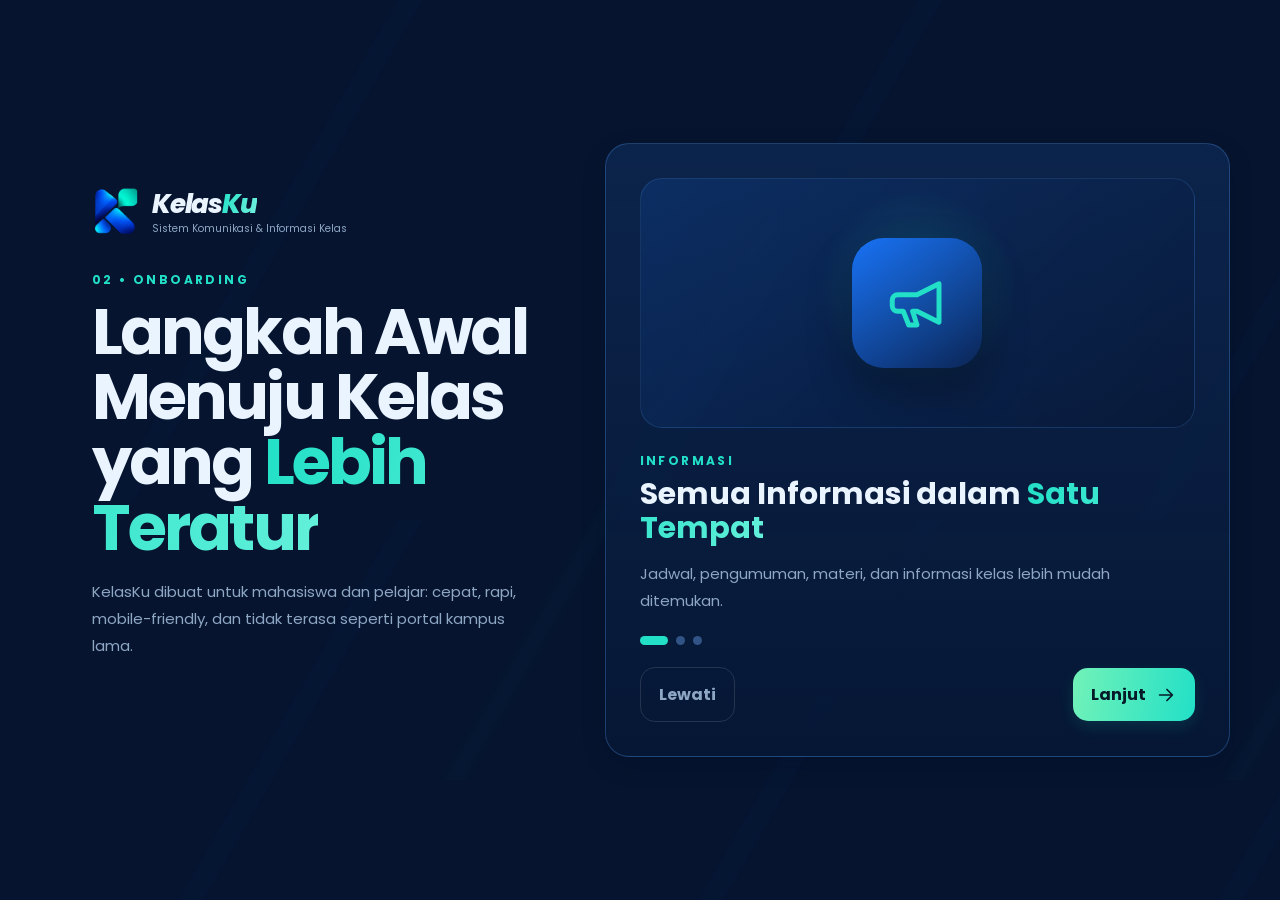
<file: index.html>
<!doctype html>
<html lang="id">
<head>
  <meta charset="utf-8" />
  <meta name="viewport" content="width=device-width, initial-scale=1, viewport-fit=cover" />
  <meta name="theme-color" content="#0B132B" />
  <meta name="description" content="KelasKu — Sistem Komunikasi & Informasi Kelas" />
  <meta property="og:type" content="website" />
  <meta property="og:site_name" content="KelasKu" />
  <meta property="og:title" content="KelasKu — Belajar Bersama Lebih Mudah" />
  <meta property="og:description" content="Sistem komunikasi dan informasi kelas yang cepat, rapi, dan mobile-friendly." />
  <meta property="og:url" content="https://klasku.my.id/" />
  <meta property="og:image" content="https://klasku.my.id/assets/brand/app-icon.png" />
  <meta name="twitter:card" content="summary_large_image" />
  <link rel="canonical" href="https://klasku.my.id/" />
  <meta name="apple-mobile-web-app-capable" content="yes" />
  <meta name="apple-mobile-web-app-status-bar-style" content="black-translucent" />

  <script>
  (function(){
    var pref='DARK', effective='DARK';
    try{
      var cached=JSON.parse(localStorage.getItem('kelasku_settings_cache')||'null');
      if(cached&&cached.theme)pref=String(cached.theme).toUpperCase();
      if(pref==='LIGHT')effective='LIGHT';
      else if(pref==='SYSTEM')effective=window.matchMedia&&window.matchMedia('(prefers-color-scheme: light)').matches?'LIGHT':'DARK';
    }catch(e){}
    document.documentElement.dataset.themePref=String(pref||'DARK').toLowerCase();
    document.documentElement.dataset.theme=String(effective||'DARK').toLowerCase();
    document.documentElement.style.colorScheme=effective==='LIGHT'?'light':'dark';
    document.documentElement.style.backgroundColor=effective==='LIGHT'?'#E7DBCC':'#06142F';
    var themeMeta=document.querySelector('meta[name="theme-color"]');if(themeMeta)themeMeta.setAttribute('content',effective==='LIGHT'?'#E7DBCC':'#0B132B');
  })();
  </script>

  <script>
  (function(){
    var legacyHost='ft-financetracker.github.io';
    var primary='https://klasku.my.id';
    if(location.hostname===legacyHost && (location.pathname==='/kelasku' || location.pathname.indexOf('/kelasku/')===0)){
      var path=location.pathname.replace(/^\/kelasku(?=\/|$)/,'') || '/';
      if(path==='/index.html') path='/';
      location.replace(primary + path + location.search + location.hash);
    }
  })();
  </script>
  <base href="/" />

  <link rel="manifest" href="manifest.json?v=6739" />
  <link rel="icon" type="image/svg+xml" href="assets/icons/favicon.svg?v=6739" />
  <link rel="icon" type="image/png" sizes="32x32" href="assets/icons/favicon-32.png?v=6739" />
  <link rel="icon" type="image/png" sizes="64x64" href="assets/icons/favicon-64.png?v=6739" />
  <link rel="apple-touch-icon" href="assets/icons/icon-192.png" />
  <link rel="preconnect" href="https://fonts.googleapis.com" />
  <link rel="preconnect" href="https://fonts.gstatic.com" crossorigin />
  <link href="https://fonts.googleapis.com/css2?family=Poppins:ital,wght@0,400;0,500;0,600;0,700;0,800;1,700;1,800&display=swap" rel="stylesheet" />
  <link href="https://fonts.googleapis.com/css2?family=Material+Symbols+Rounded:opsz,wght,FILL,GRAD@20..48,300,0,0" rel="stylesheet" />
  <script>
    (function(){
      try{
        var mobile=window.matchMedia&&window.matchMedia('(max-width:900px)').matches;
        var android=/Android/i.test(navigator.userAgent||'');
        var mode=localStorage.getItem('kelasku_render_mode')||'AUTO';
        if(mode==='SAFE'||(mode!=='NORMAL'&&mobile&&android))document.documentElement.classList.add('kk-mobile-safe-render');
      }catch(e){}
    })();
  </script>
  <link rel="stylesheet" href="src/css/app.css?v=6743forms1" />

  <link rel="stylesheet" href="src/css/attendance.css?v=6743forms1" />
  <link rel="stylesheet" href="src/css/classes.css?v=6743forms1" />
  <link rel="stylesheet" href="src/css/shell.css?v=6743forms1" />
  <link rel="stylesheet" href="src/css/navigation-editor.css?v=6743forms1" />

  <link rel="stylesheet" href="src/css/enrollment.css?v=6743forms1" />
  <link rel="stylesheet" href="src/css/soft-mocha.css?v=6743forms1" />
  <title>KelasKu — Belajar Bersama Lebih Mudah</title>
  <link id="kelasku-forms-style" rel="stylesheet" href="src/css/forms.css?v=6743forms1">
  <link rel="stylesheet" href="src/css/forms-entry.css?v=6743forms1">
</head>
<body>
  <!-- Icon sprite: satu tempat untuk icon yang dipakai UI -->
  <svg class="svg-sprite" aria-hidden="true">
    <symbol id="i-home" viewBox="0 0 24 24"><path d="M3 10.8 12 3l9 7.8V21a1 1 0 0 1-1 1h-5v-7H9v7H4a1 1 0 0 1-1-1V10.8Z"/></symbol>
    <symbol id="i-class" viewBox="0 0 24 24"><path d="m2 9 10-5 10 5-10 5L2 9Zm4 2.2V17c3.4 2.5 8.6 2.5 12 0v-5.8M22 9v7"/></symbol>
    <symbol id="i-task" viewBox="0 0 24 24"><rect x="4" y="3" width="16" height="18" rx="2"/><path d="m8 10 2 2 5-5M8 16h8"/></symbol>
    <symbol id="i-chat" viewBox="0 0 24 24"><path d="M21 12a8 8 0 0 1-8 8H7l-4 2 1.2-4.2A8.8 8.8 0 0 1 3 12a9 9 0 0 1 18 0Z"/><path d="M8 12h.01M12 12h.01M16 12h.01"/></symbol>
    <symbol id="i-user" viewBox="0 0 24 24"><circle cx="12" cy="8" r="4"/><path d="M4 21a8 8 0 0 1 16 0"/></symbol>
    <symbol id="i-users" viewBox="0 0 24 24"><path d="M16 21v-2a4 4 0 0 0-4-4H6a4 4 0 0 0-4 4v2"/><circle cx="9" cy="7" r="4"/><path d="M22 21v-2a4 4 0 0 0-3-3.87M16 3.13a4 4 0 0 1 0 7.75"/></symbol>
    <symbol id="i-bell" viewBox="0 0 24 24"><path d="M18 8a6 6 0 0 0-12 0c0 7-3 7-3 9h18c0-2-3-2-3-9ZM10 21h4"/></symbol>
    <symbol id="i-calendar" viewBox="0 0 24 24"><rect x="3" y="5" width="18" height="16" rx="2"/><path d="M8 3v4M16 3v4M3 10h18"/></symbol>
    <symbol id="i-file" viewBox="0 0 24 24"><path d="M6 2h8l4 4v16H6z"/><path d="M14 2v5h5M9 13h6M9 17h6"/></symbol>
    <symbol id="i-mega" viewBox="0 0 24 24"><path d="M3 11v2a2 2 0 0 0 2 2h2l2 5h3l-1.6-5H12l8 4V5l-8 4H5a2 2 0 0 0-2 2Z"/></symbol>
    <symbol id="i-check" viewBox="0 0 24 24"><path d="m5 12 4 4L19 6"/></symbol>
    <symbol id="i-download" viewBox="0 0 24 24"><path d="M12 3v12m0 0 5-5m-5 5-5-5M5 21h14"/></symbol>
    <symbol id="i-refresh" viewBox="0 0 24 24"><path d="M20 7V3l-2 2a8 8 0 1 0 1.5 9M20 3h-4"/></symbol>
    <symbol id="i-arrow" viewBox="0 0 24 24"><path d="M5 12h14m-6-6 6 6-6 6"/></symbol>
    <symbol id="i-back" viewBox="0 0 24 24"><path d="M19 12H5m6-6-6 6 6 6"/></symbol>
    <symbol id="i-search" viewBox="0 0 24 24"><circle cx="11" cy="11" r="7"/><path d="m20 20-4-4"/></symbol>
    <symbol id="i-plus" viewBox="0 0 24 24"><path d="M12 5v14M5 12h14"/></symbol>
    <symbol id="i-key" viewBox="0 0 24 24"><circle cx="8" cy="15" r="4"/><path d="m11 12 8-8m-2 2 2 2m-5 1 2 2"/></symbol>
    <symbol id="i-gear" viewBox="0 0 24 24"><circle cx="12" cy="12" r="3"/><path d="M19.4 15a1.7 1.7 0 0 0 .34 1.88l.06.06-2.83 2.83-.06-.06A1.7 1.7 0 0 0 15 19.4a1.7 1.7 0 0 0-1 .6 1.7 1.7 0 0 0-.4 1.1V21H9.6v-.09a1.7 1.7 0 0 0-1.06-1.55 1.7 1.7 0 0 0-1.88.34l-.06.06-2.83-2.83.06-.06A1.7 1.7 0 0 0 4.6 15a1.7 1.7 0 0 0-.6-1 1.7 1.7 0 0 0-1.1-.4H3V9.6h.09A1.7 1.7 0 0 0 4.64 8.54 1.7 1.7 0 0 0 4.3 6.66l-.06-.06 2.83-2.83.06.06A1.7 1.7 0 0 0 9 4.6a1.7 1.7 0 0 0 1-.6 1.7 1.7 0 0 0 .4-1.1V3h4v.09A1.7 1.7 0 0 0 15.46 4.64a1.7 1.7 0 0 0 1.88-.34l.06-.06 2.83 2.83-.06.06A1.7 1.7 0 0 0 19.4 9c.4.28.72.62.94 1 .22.38.35.81.4 1.25V12h-4"/></symbol>
    <symbol id="i-shield" viewBox="0 0 24 24"><path d="M12 3 20 6v5c0 5-3.4 8.6-8 10-4.6-1.4-8-5-8-10V6l8-3Z"/><path d="m9 12 2 2 4-4"/></symbol>
    <symbol id="i-copy" viewBox="0 0 24 24"><rect x="9" y="9" width="11" height="11" rx="2"/><path d="M15 9V6a2 2 0 0 0-2-2H6a2 2 0 0 0-2 2v7a2 2 0 0 0 2 2h3"/></symbol>
    <symbol id="i-eye" viewBox="0 0 24 24"><path d="M2 12s3.5-6 10-6 10 6 10 6-3.5 6-10 6S2 12 2 12Z"/><circle cx="12" cy="12" r="2.5"/></symbol>
    <symbol id="i-info" viewBox="0 0 24 24"><circle cx="12" cy="12" r="9"/><path d="M12 11v6M12 7h.01"/></symbol>
    <symbol id="i-close" viewBox="0 0 24 24"><path d="m6 6 12 12M18 6 6 18"/></symbol>
    <symbol id="i-link" viewBox="0 0 24 24"><path d="M10 13a5 5 0 0 0 7.1.1l2-2a5 5 0 0 0-7.1-7.1l-1.1 1.1M14 11a5 5 0 0 0-7.1-.1l-2 2A5 5 0 0 0 12 20l1.1-1.1"/></symbol>
    <symbol id="i-menu" viewBox="0 0 24 24"><path d="M4 7h16M4 12h16M4 17h16"/></symbol>
    <symbol id="i-camera" viewBox="0 0 24 24"><path d="M4 7h4l2-3h4l2 3h4a2 2 0 0 1 2 2v9a2 2 0 0 1-2 2H4a2 2 0 0 1-2-2V9a2 2 0 0 1 2-2Z"/><circle cx="12" cy="13" r="4"/></symbol>
    <symbol id="i-timeline" viewBox="0 0 24 24"><path d="M6 3v18M18 3v18M6 7h6l6 4M18 15h-6l-6-4"/><circle cx="6" cy="7" r="2"/><circle cx="18" cy="11" r="2"/><circle cx="6" cy="15" r="2"/></symbol>
    <symbol id="i-activity" viewBox="0 0 24 24"><path d="M3 12h4l2-5 4 10 2-5h6"/><circle cx="3" cy="12" r="1"/><circle cx="21" cy="12" r="1"/></symbol>
    <symbol id="i-vote" viewBox="0 0 24 24"><path d="M7 3h10l3 5v13H4V8l3-5Z"/><path d="m8 9 3 3 5-6M7 16h10"/></symbol>
    <symbol id="i-chart" viewBox="0 0 24 24"><path d="M4 20V10M10 20V4M16 20v-7M22 20H2"/></symbol>
    <symbol id="i-grade" viewBox="0 0 24 24"><path d="M4 4h16v16H4z"/><path d="m8 12 2.2 2.2L16 8.5M8 17h8"/></symbol>
  </svg>

  <div id="app" class="app-root" aria-live="polite"></div>
  <div id="toast-root" class="toast-root"></div>

  <script src="config.js?v=6743forms1"></script>
  <script src="forms-config.js?v=6743forms1"></script>
  <script src="forms-release.js?v=6743forms1"></script>
  <script type="module" src="src/js/app.js?v=6743forms1"></script>
</body>
</html>
</file>
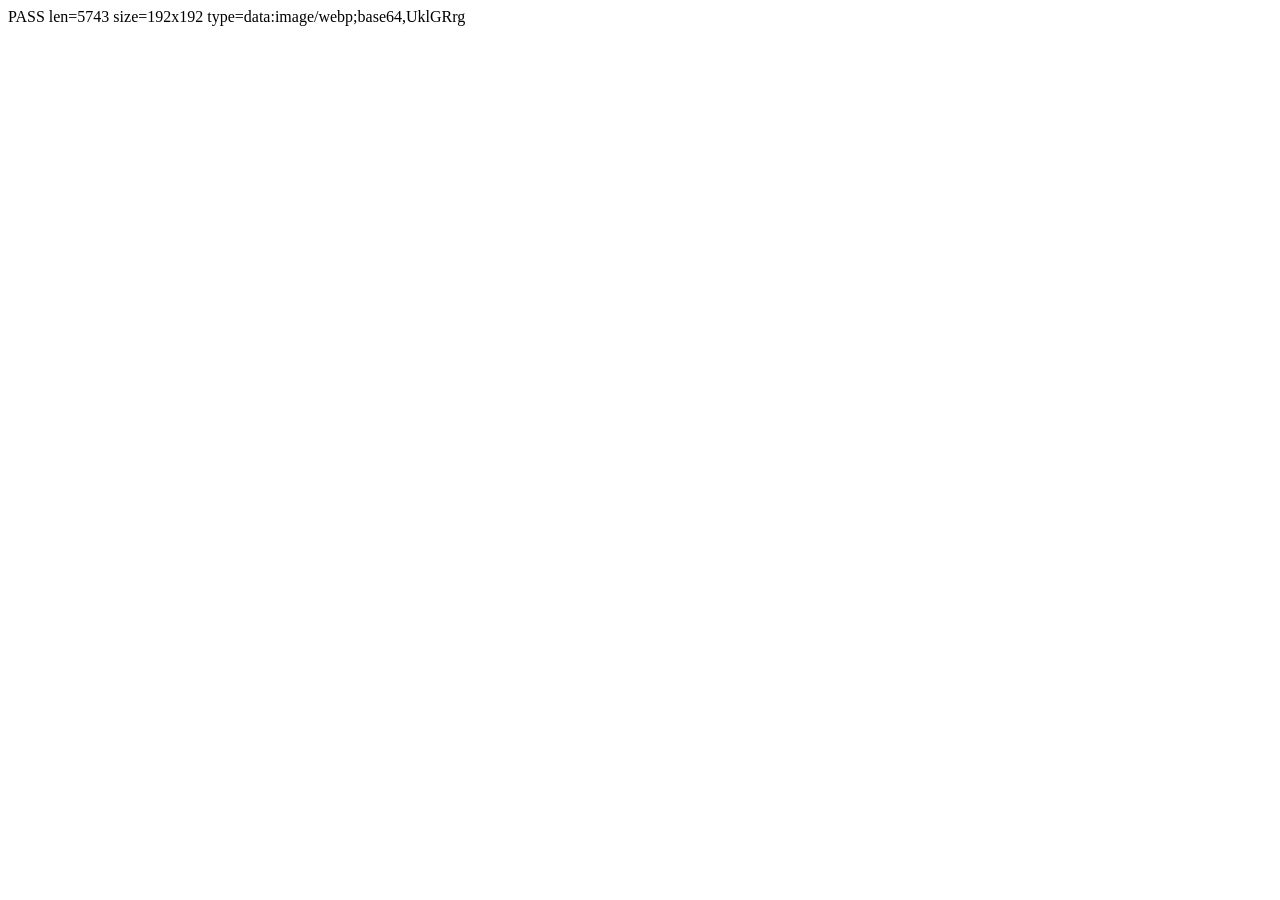
<file: _qa_avatar_test.html>
<!doctype html><html><head><meta charset="utf-8"><script src="config.js"></script></head><body id="out">RUNNING</body><script type="module">
import { prepareAvatar } from './src/js/screens/profile.js';
(async()=>{
 try{
  const blob=await fetch('./assets/icons/icon-512.png').then(r=>r.blob());
  const file=new File([blob],'fixture.png',{type:'image/png'});
  const data=await prepareAvatar(file);
  const img=new Image();
  img.onload=()=>{document.body.textContent=(img.naturalWidth===192&&img.naturalHeight===192&&data.length<=36000?'PASS':'FAIL')+' len='+data.length+' size='+img.naturalWidth+'x'+img.naturalHeight+' type='+data.slice(0,30);};
  img.onerror=()=>{document.body.textContent='FAIL image decode';};
  img.src=data;
 }catch(e){document.body.textContent='FAIL '+e.message;}
})();
</script></html>
</file>
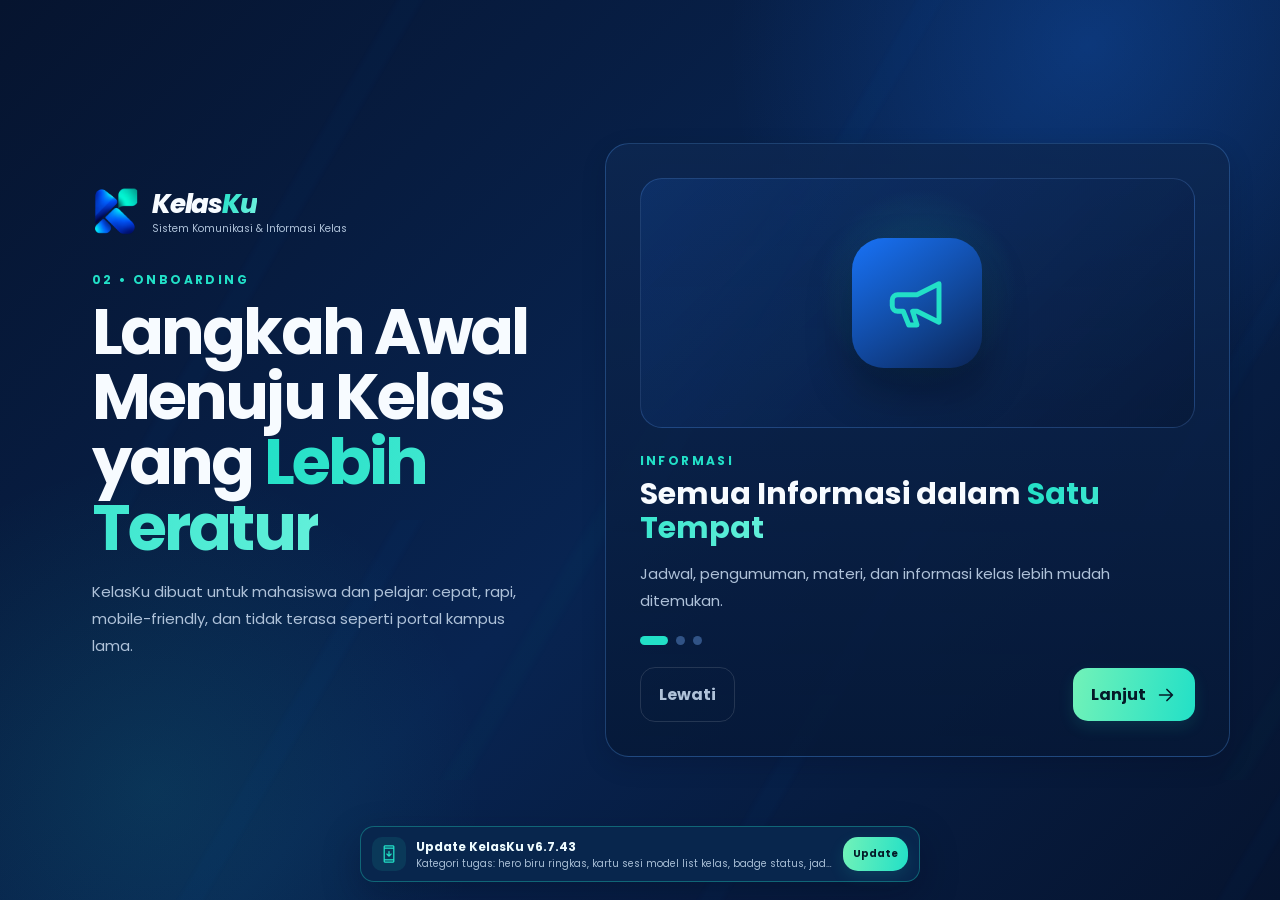
<file: INDEX~1.HTM>
<!doctype html>
<html lang="id">
<head>
  <meta charset="utf-8" />
  <meta name="viewport" content="width=device-width, initial-scale=1, viewport-fit=cover" />
  <meta name="theme-color" content="#0B132B" />
  <meta name="description" content="KelasKu — Sistem Komunikasi & Informasi Kelas" />
  <meta property="og:type" content="website" />
  <meta property="og:site_name" content="KelasKu" />
  <meta property="og:title" content="KelasKu — Belajar Bersama Lebih Mudah" />
  <meta property="og:description" content="Sistem komunikasi dan informasi kelas yang cepat, rapi, dan mobile-friendly." />
  <meta property="og:url" content="https://klasku.my.id/" />
  <meta property="og:image" content="https://klasku.my.id/assets/brand/app-icon.png" />
  <meta name="twitter:card" content="summary_large_image" />
  <link rel="canonical" href="https://klasku.my.id/" />
  <meta name="apple-mobile-web-app-capable" content="yes" />
  <meta name="apple-mobile-web-app-status-bar-style" content="black-translucent" />

  <script>
  (function(){
    var legacyHost='ft-financetracker.github.io';
    var primary='https://klasku.my.id';
    if(location.hostname===legacyHost && (location.pathname==='/kelasku' || location.pathname.indexOf('/kelasku/')===0)){
      var path=location.pathname.replace(/^\/kelasku(?=\/|$)/,'') || '/';
      if(path==='/index.html') path='/';
      location.replace(primary + path + location.search + location.hash);
    }
  })();
  </script>
  <base href="/" />

  <link rel="manifest" href="manifest.json?v=6728" />
  <link rel="icon" type="image/svg+xml" href="assets/icons/favicon.svg?v=6728" />
  <link rel="icon" type="image/png" sizes="32x32" href="assets/icons/favicon-32.png?v=6728" />
  <link rel="icon" type="image/png" sizes="64x64" href="assets/icons/favicon-64.png?v=6728" />
  <link rel="apple-touch-icon" href="assets/icons/icon-192.png" />
  <link rel="preconnect" href="https://fonts.googleapis.com" />
  <link rel="preconnect" href="https://fonts.gstatic.com" crossorigin />
  <link href="https://fonts.googleapis.com/css2?family=Poppins:ital,wght@0,400;0,500;0,600;0,700;0,800;1,700;1,800&display=swap" rel="stylesheet" />
  <link href="https://fonts.googleapis.com/css2?family=Material+Symbols+Rounded:opsz,wght,FILL,GRAD@20..48,300,0,0" rel="stylesheet" />
  <link rel="stylesheet" href="src/css/app.css?v=6728" />

  <title>KelasKu — Belajar Bersama Lebih Mudah</title>
</head>
<body>
  <!-- Icon sprite: satu tempat untuk icon yang dipakai UI -->
  <svg class="svg-sprite" aria-hidden="true">
    <symbol id="i-home" viewBox="0 0 24 24"><path d="M3 10.8 12 3l9 7.8V21a1 1 0 0 1-1 1h-5v-7H9v7H4a1 1 0 0 1-1-1V10.8Z"/></symbol>
    <symbol id="i-class" viewBox="0 0 24 24"><path d="m2 9 10-5 10 5-10 5L2 9Zm4 2.2V17c3.4 2.5 8.6 2.5 12 0v-5.8M22 9v7"/></symbol>
    <symbol id="i-task" viewBox="0 0 24 24"><rect x="4" y="3" width="16" height="18" rx="2"/><path d="m8 10 2 2 5-5M8 16h8"/></symbol>
    <symbol id="i-chat" viewBox="0 0 24 24"><path d="M21 12a8 8 0 0 1-8 8H7l-4 2 1.2-4.2A8.8 8.8 0 0 1 3 12a9 9 0 0 1 18 0Z"/><path d="M8 12h.01M12 12h.01M16 12h.01"/></symbol>
    <symbol id="i-user" viewBox="0 0 24 24"><circle cx="12" cy="8" r="4"/><path d="M4 21a8 8 0 0 1 16 0"/></symbol>
    <symbol id="i-users" viewBox="0 0 24 24"><path d="M16 21v-2a4 4 0 0 0-4-4H6a4 4 0 0 0-4 4v2"/><circle cx="9" cy="7" r="4"/><path d="M22 21v-2a4 4 0 0 0-3-3.87M16 3.13a4 4 0 0 1 0 7.75"/></symbol>
    <symbol id="i-bell" viewBox="0 0 24 24"><path d="M18 8a6 6 0 0 0-12 0c0 7-3 7-3 9h18c0-2-3-2-3-9ZM10 21h4"/></symbol>
    <symbol id="i-calendar" viewBox="0 0 24 24"><rect x="3" y="5" width="18" height="16" rx="2"/><path d="M8 3v4M16 3v4M3 10h18"/></symbol>
    <symbol id="i-file" viewBox="0 0 24 24"><path d="M6 2h8l4 4v16H6z"/><path d="M14 2v5h5M9 13h6M9 17h6"/></symbol>
    <symbol id="i-mega" viewBox="0 0 24 24"><path d="M3 11v2a2 2 0 0 0 2 2h2l2 5h3l-1.6-5H12l8 4V5l-8 4H5a2 2 0 0 0-2 2Z"/></symbol>
    <symbol id="i-check" viewBox="0 0 24 24"><path d="m5 12 4 4L19 6"/></symbol>
    <symbol id="i-download" viewBox="0 0 24 24"><path d="M12 3v12m0 0 5-5m-5 5-5-5M5 21h14"/></symbol>
    <symbol id="i-refresh" viewBox="0 0 24 24"><path d="M20 7V3l-2 2a8 8 0 1 0 1.5 9M20 3h-4"/></symbol>
    <symbol id="i-arrow" viewBox="0 0 24 24"><path d="M5 12h14m-6-6 6 6-6 6"/></symbol>
    <symbol id="i-back" viewBox="0 0 24 24"><path d="M19 12H5m6-6-6 6 6 6"/></symbol>
    <symbol id="i-search" viewBox="0 0 24 24"><circle cx="11" cy="11" r="7"/><path d="m20 20-4-4"/></symbol>
    <symbol id="i-plus" viewBox="0 0 24 24"><path d="M12 5v14M5 12h14"/></symbol>
    <symbol id="i-key" viewBox="0 0 24 24"><circle cx="8" cy="15" r="4"/><path d="m11 12 8-8m-2 2 2 2m-5 1 2 2"/></symbol>
    <symbol id="i-gear" viewBox="0 0 24 24"><circle cx="12" cy="12" r="3"/><path d="M19.4 15a1.7 1.7 0 0 0 .34 1.88l.06.06-2.83 2.83-.06-.06A1.7 1.7 0 0 0 15 19.4a1.7 1.7 0 0 0-1 .6 1.7 1.7 0 0 0-.4 1.1V21H9.6v-.09a1.7 1.7 0 0 0-1.06-1.55 1.7 1.7 0 0 0-1.88.34l-.06.06-2.83-2.83.06-.06A1.7 1.7 0 0 0 4.6 15a1.7 1.7 0 0 0-.6-1 1.7 1.7 0 0 0-1.1-.4H3V9.6h.09A1.7 1.7 0 0 0 4.64 8.54 1.7 1.7 0 0 0 4.3 6.66l-.06-.06 2.83-2.83.06.06A1.7 1.7 0 0 0 9 4.6a1.7 1.7 0 0 0 1-.6 1.7 1.7 0 0 0 .4-1.1V3h4v.09A1.7 1.7 0 0 0 15.46 4.64a1.7 1.7 0 0 0 1.88-.34l.06-.06 2.83 2.83-.06.06A1.7 1.7 0 0 0 19.4 9c.4.28.72.62.94 1 .22.38.35.81.4 1.25V12h-4"/></symbol>
    <symbol id="i-shield" viewBox="0 0 24 24"><path d="M12 3 20 6v5c0 5-3.4 8.6-8 10-4.6-1.4-8-5-8-10V6l8-3Z"/><path d="m9 12 2 2 4-4"/></symbol>
    <symbol id="i-copy" viewBox="0 0 24 24"><rect x="9" y="9" width="11" height="11" rx="2"/><path d="M15 9V6a2 2 0 0 0-2-2H6a2 2 0 0 0-2 2v7a2 2 0 0 0 2 2h3"/></symbol>
    <symbol id="i-eye" viewBox="0 0 24 24"><path d="M2 12s3.5-6 10-6 10 6 10 6-3.5 6-10 6S2 12 2 12Z"/><circle cx="12" cy="12" r="2.5"/></symbol>
    <symbol id="i-info" viewBox="0 0 24 24"><circle cx="12" cy="12" r="9"/><path d="M12 11v6M12 7h.01"/></symbol>
    <symbol id="i-close" viewBox="0 0 24 24"><path d="m6 6 12 12M18 6 6 18"/></symbol>
    <symbol id="i-link" viewBox="0 0 24 24"><path d="M10 13a5 5 0 0 0 7.1.1l2-2a5 5 0 0 0-7.1-7.1l-1.1 1.1M14 11a5 5 0 0 0-7.1-.1l-2 2A5 5 0 0 0 12 20l1.1-1.1"/></symbol>
    <symbol id="i-menu" viewBox="0 0 24 24"><path d="M4 7h16M4 12h16M4 17h16"/></symbol>
    <symbol id="i-camera" viewBox="0 0 24 24"><path d="M4 7h4l2-3h4l2 3h4a2 2 0 0 1 2 2v9a2 2 0 0 1-2 2H4a2 2 0 0 1-2-2V9a2 2 0 0 1 2-2Z"/><circle cx="12" cy="13" r="4"/></symbol>
    <symbol id="i-timeline" viewBox="0 0 24 24"><path d="M6 3v18M18 3v18M6 7h6l6 4M18 15h-6l-6-4"/><circle cx="6" cy="7" r="2"/><circle cx="18" cy="11" r="2"/><circle cx="6" cy="15" r="2"/></symbol>
    <symbol id="i-activity" viewBox="0 0 24 24"><path d="M3 12h4l2-5 4 10 2-5h6"/><circle cx="3" cy="12" r="1"/><circle cx="21" cy="12" r="1"/></symbol>
    <symbol id="i-vote" viewBox="0 0 24 24"><path d="M7 3h10l3 5v13H4V8l3-5Z"/><path d="m8 9 3 3 5-6M7 16h10"/></symbol>
    <symbol id="i-chart" viewBox="0 0 24 24"><path d="M4 20V10M10 20V4M16 20v-7M22 20H2"/></symbol>
    <symbol id="i-grade" viewBox="0 0 24 24"><path d="M4 4h16v16H4z"/><path d="m8 12 2.2 2.2L16 8.5M8 17h8"/></symbol>
  </svg>

  <div id="app" class="app-root" aria-live="polite"></div>
  <div id="toast-root" class="toast-root"></div>

  <script src="config.js?v=6728"></script>
  <script type="module" src="src/js/app.js?v=6728"></script>
</body>
</html>
</file>
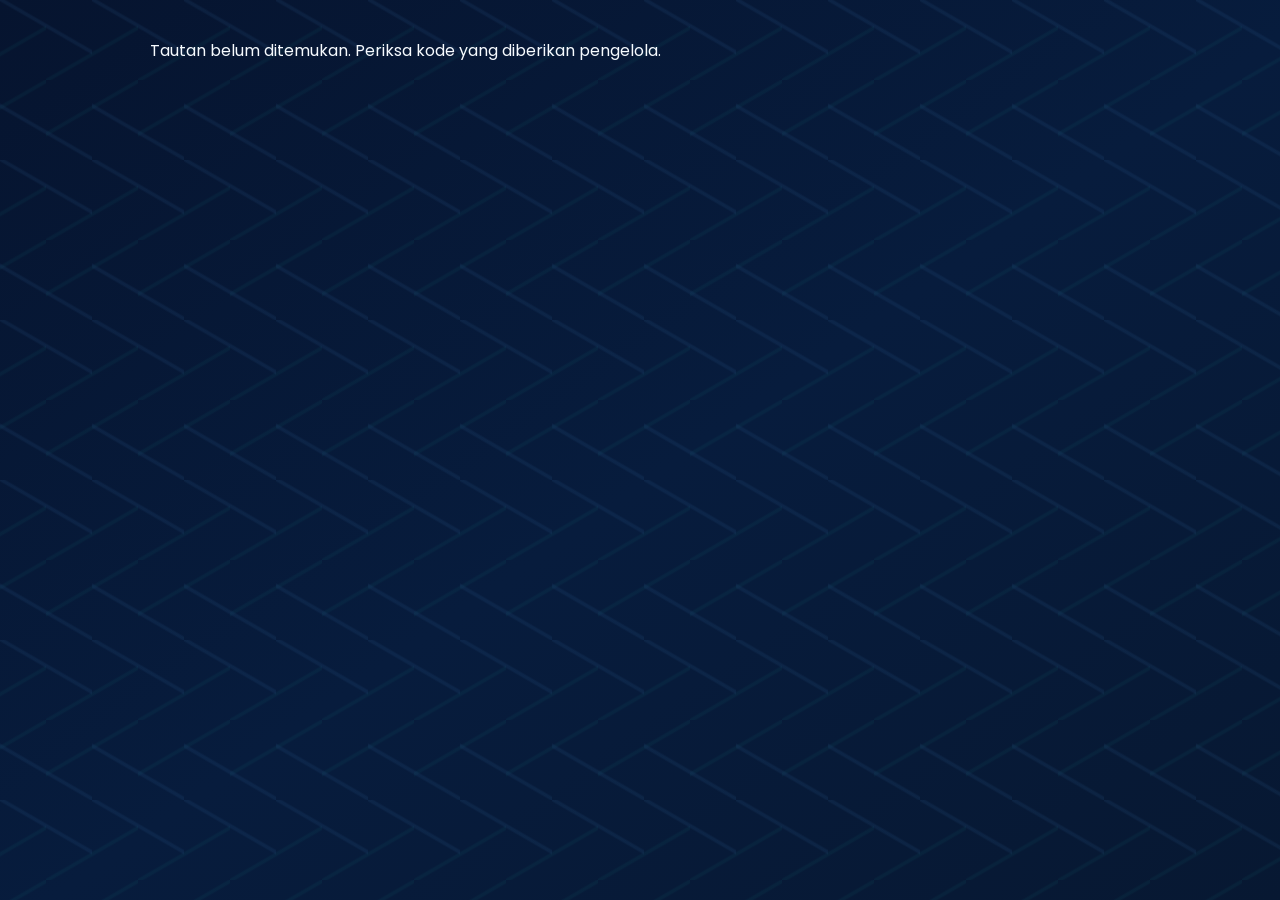
<file: links.html>
<!doctype html>
<html lang="id">
<head>
  <meta charset="utf-8">
  <meta name="viewport" content="width=device-width, initial-scale=1, viewport-fit=cover">
  <meta name="theme-color" content="#0B132B">
  <script>
  (function(){
    var legacyHost='ft-financetracker.github.io';
    var primary='https://klasku.my.id';
    if(location.hostname===legacyHost && (location.pathname==='/kelasku' || location.pathname.indexOf('/kelasku/')===0)){
      var path=location.pathname.replace(/^\/kelasku(?=\/|$)/,'') || '/';
      if(path==='/index.html') path='/';
      location.replace(primary + path + location.search + location.hash);
    }
  })();
  </script>
  <base href="/" />
  <meta name="description" content="Quick Access Hub kelas — KelasKu">
  <meta property="og:type" content="website">
  <meta property="og:site_name" content="KelasKu">
  <meta property="og:title" content="Link Kelas — KelasKu">
  <meta property="og:description" content="Satu link untuk kebutuhan kelas di KelasKu.">
  <meta property="og:url" content="https://klasku.my.id/links.html">
  <meta property="og:image" content="https://klasku.my.id/assets/brand/app-icon.png">
  <meta name="twitter:card" content="summary_large_image">
  <link rel="canonical" href="https://klasku.my.id/links.html">
  <link rel="icon" type="image/svg+xml" href="assets/icons/favicon.svg?v=6739">
  <link rel="preconnect" href="https://fonts.googleapis.com">
  <link rel="preconnect" href="https://fonts.gstatic.com" crossorigin>
  <link href="https://fonts.googleapis.com/css2?family=Poppins:wght@400;500;600;700;800&display=swap" rel="stylesheet">
  <link href="https://fonts.googleapis.com/css2?family=Material+Symbols+Rounded:opsz,wght,FILL,GRAD@20..48,300,0,0" rel="stylesheet">
  <link rel="stylesheet" href="src/css/public-links.css?v=6743forms1">
  <title>Link Kelas — KelasKu</title>
</head>
<body>
  <style id="public-route-loading-style">body{margin:0}.public-brandbar,.public-footer{display:none}.public-links-shell{min-height:85vh}.public-loading-state{min-height:60vh}</style>
  <main id="public-links-app" class="public-links-page">
    <section class="public-links-shell">
      <header class="public-brandbar">
        <a class="public-brand" href="./" aria-label="KelasKu">
          <img class="public-brand-lockup" src="assets/brand/logo-lockup-latest.svg?v=6739" alt="KelasKu — Kelas Lebih Mudah">
        </a>
        <span class="public-badge">KELASKU</span>
      </header>
      <div id="public-links-content" class="public-links-content">
        <section class="public-loading-state" aria-live="polite"><div class="public-loading-inner"><span class="public-loader"></span><strong>Membuka ruang tugas…</strong><small>Menyiapkan halamanmu.</small></div></section>
      </div>
      <footer class="public-footer"><span>Copyright © 2026 Qulaimun.id</span><span class="public-footer-release">Versi <strong id="public-footer-version">v6.7.39</strong><i>•</i> Update <span id="public-footer-updated">30 Sep 2026</span></span></footer>
    </section>
  </main>
  <div id="toast-root" class="public-toast-root"></div>
  <script src="config.js?v=6743forms1"></script>
  <script src="forms-config.js?v=6743forms1"></script>
  <script src="forms-release.js?v=6743forms1"></script>
  <script type="module" src="src/js/forms/dispatcher.js?v=6743forms1"></script>
</body>
</html>
</file>
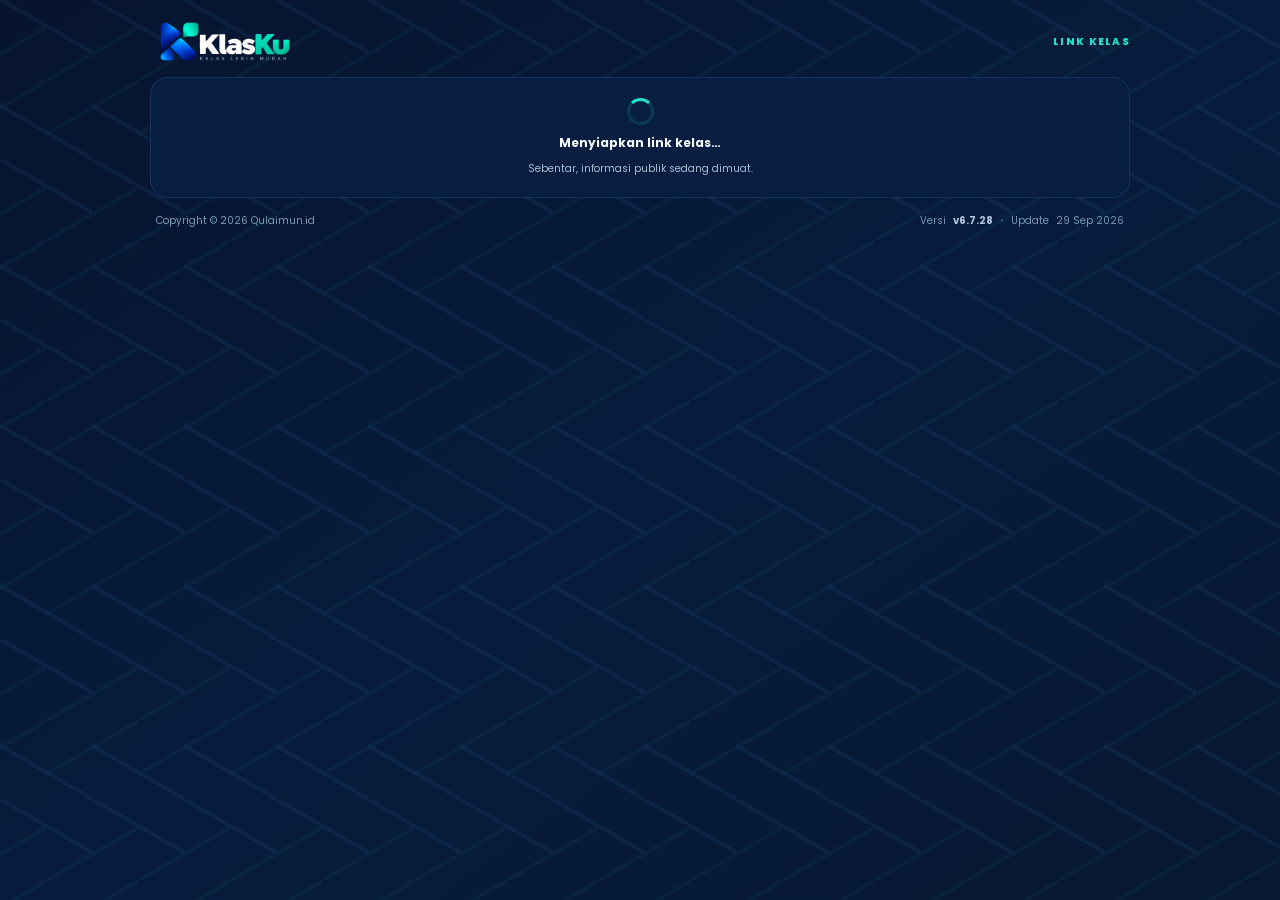
<file: LINKS~1.HTM>
<!doctype html>
<html lang="id">
<head>
  <meta charset="utf-8">
  <meta name="viewport" content="width=device-width, initial-scale=1, viewport-fit=cover">
  <meta name="theme-color" content="#0B132B">
  <script>
  (function(){
    var legacyHost='ft-financetracker.github.io';
    var primary='https://klasku.my.id';
    if(location.hostname===legacyHost && (location.pathname==='/kelasku' || location.pathname.indexOf('/kelasku/')===0)){
      var path=location.pathname.replace(/^\/kelasku(?=\/|$)/,'') || '/';
      if(path==='/index.html') path='/';
      location.replace(primary + path + location.search + location.hash);
    }
  })();
  </script>
  <base href="/" />
  <meta name="description" content="Quick Access Hub kelas — KelasKu">
  <meta property="og:type" content="website">
  <meta property="og:site_name" content="KelasKu">
  <meta property="og:title" content="Link Kelas — KelasKu">
  <meta property="og:description" content="Satu link untuk kebutuhan kelas di KelasKu.">
  <meta property="og:url" content="https://klasku.my.id/links.html">
  <meta property="og:image" content="https://klasku.my.id/assets/brand/app-icon.png">
  <meta name="twitter:card" content="summary_large_image">
  <link rel="canonical" href="https://klasku.my.id/links.html">
  <link rel="manifest" href="manifest.json?v=6728">
  <link rel="icon" type="image/svg+xml" href="assets/icons/favicon.svg?v=6728">
  <link rel="preconnect" href="https://fonts.googleapis.com">
  <link rel="preconnect" href="https://fonts.gstatic.com" crossorigin>
  <link href="https://fonts.googleapis.com/css2?family=Poppins:wght@400;500;600;700;800&display=swap" rel="stylesheet">
  <link href="https://fonts.googleapis.com/css2?family=Material+Symbols+Rounded:opsz,wght,FILL,GRAD@20..48,300,0,0" rel="stylesheet">
  <link rel="stylesheet" href="src/css/public-links.css?v=6728">
  <title>Link Kelas — KelasKu</title>
</head>
<body>
  <main id="public-links-app" class="public-links-page">
    <section class="public-links-shell">
      <header class="public-brandbar">
        <a class="public-brand" href="./" aria-label="KelasKu">
          <img class="public-brand-lockup" src="assets/brand/logo-lockup-latest.svg?v=6728" alt="KelasKu — Kelas Lebih Mudah">
        </a>
        <span class="public-badge">LINK KELAS</span>
      </header>
      <div id="public-links-content" class="public-links-content">
        <section class="public-loading-state" aria-live="polite"><div class="public-loading-inner"><span class="public-loader"></span><strong>Menyiapkan link kelas…</strong><small>Sebentar, informasi publik sedang dimuat.</small></div></section>
      </div>
      <footer class="public-footer"><span>Copyright © 2026 Qulaimun.id</span><span class="public-footer-release">Versi <strong id="public-footer-version">v6.7.28</strong><i>•</i> Update <span id="public-footer-updated">29 Sep 2026</span></span></footer>
    </section>
  </main>
  <div id="toast-root" class="public-toast-root"></div>
  <script src="config.js?v=6728"></script>
  <script type="module" src="src/js/screens/publicLinks.js?v=6728"></script>
</body>
</html>
</file>
